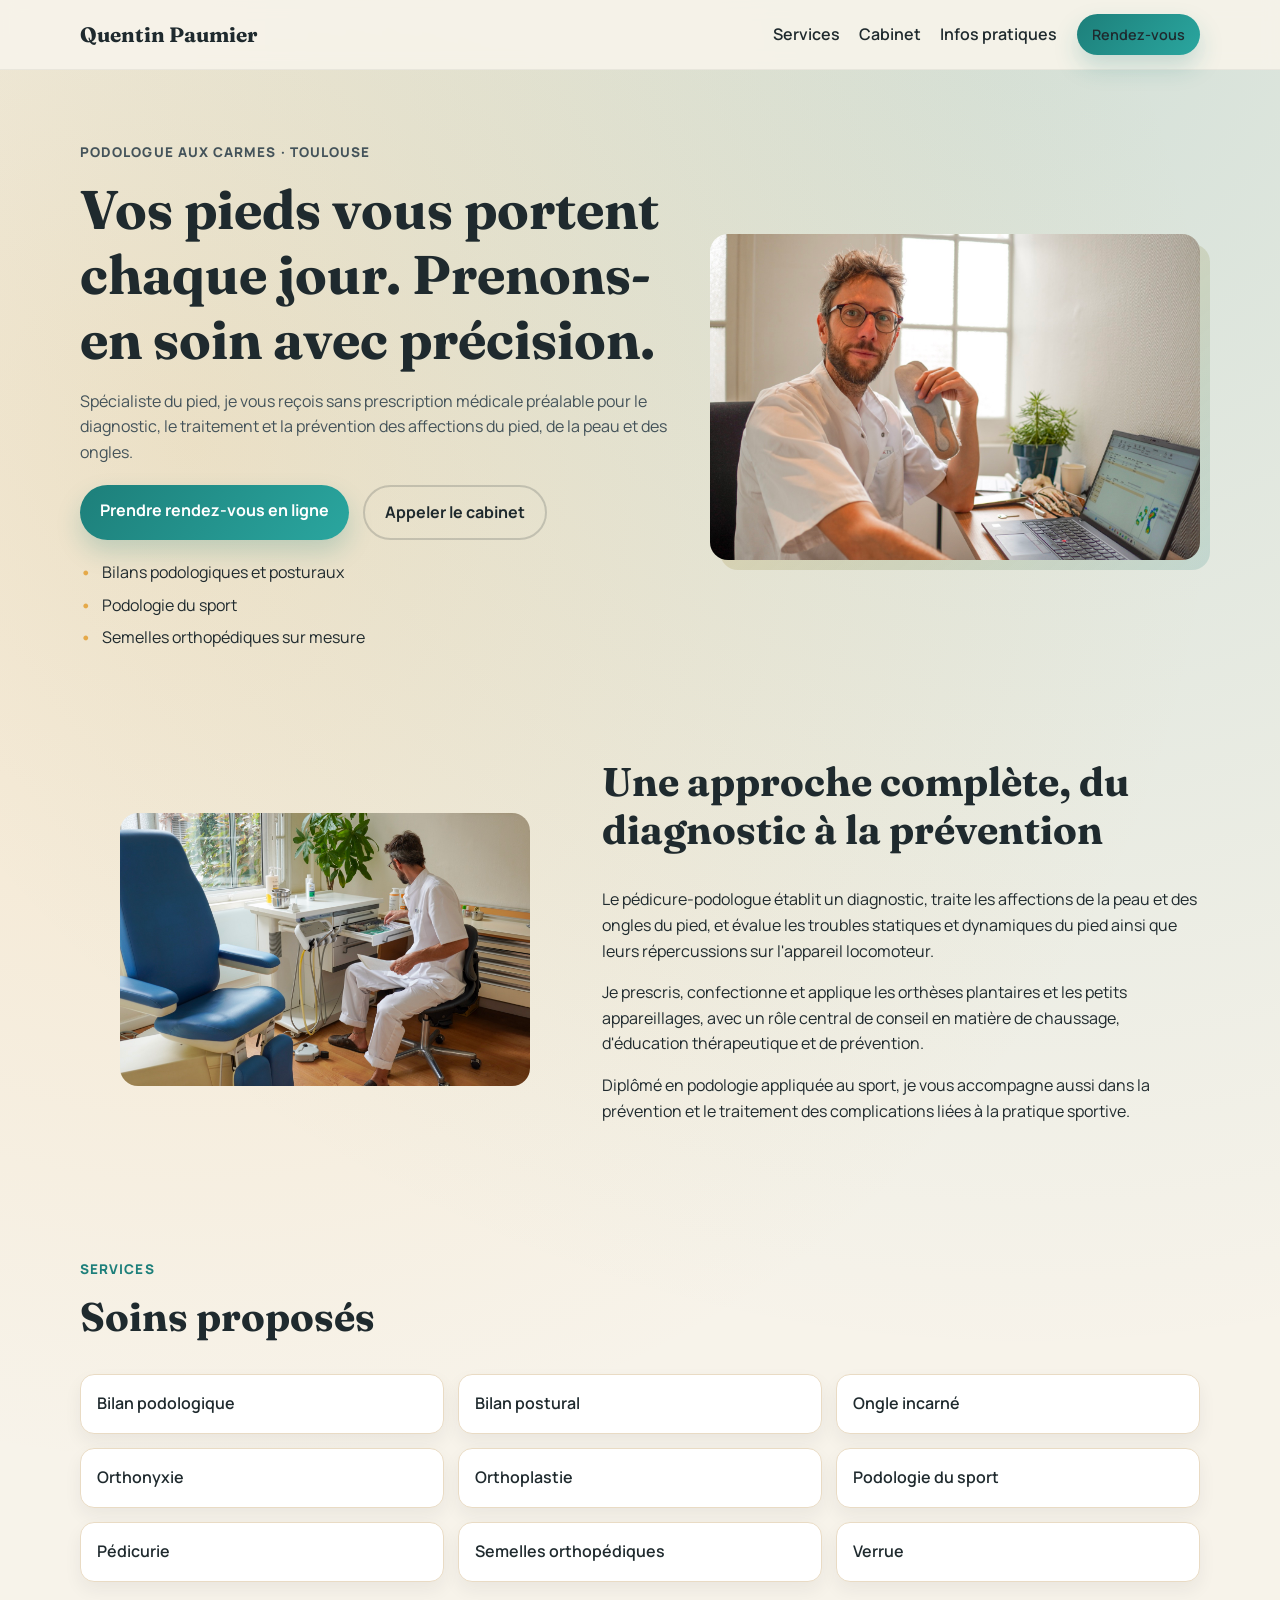
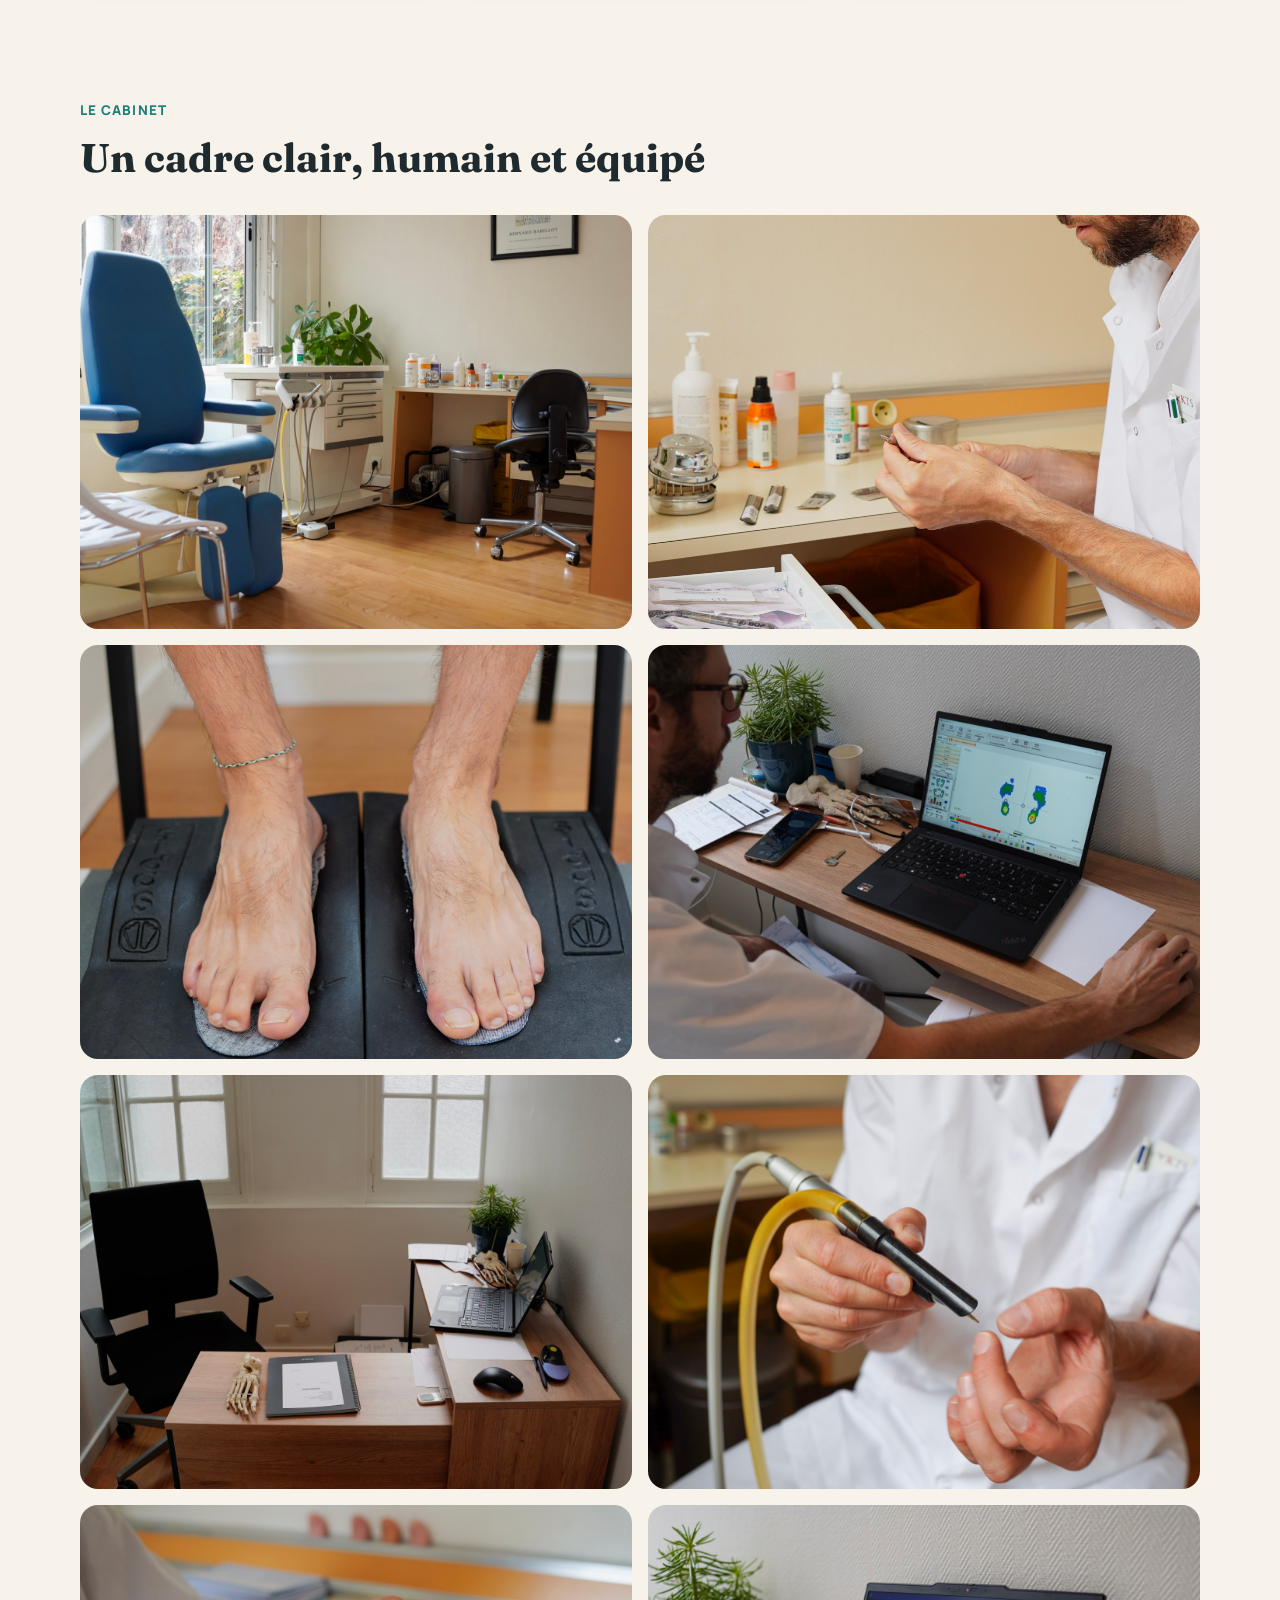
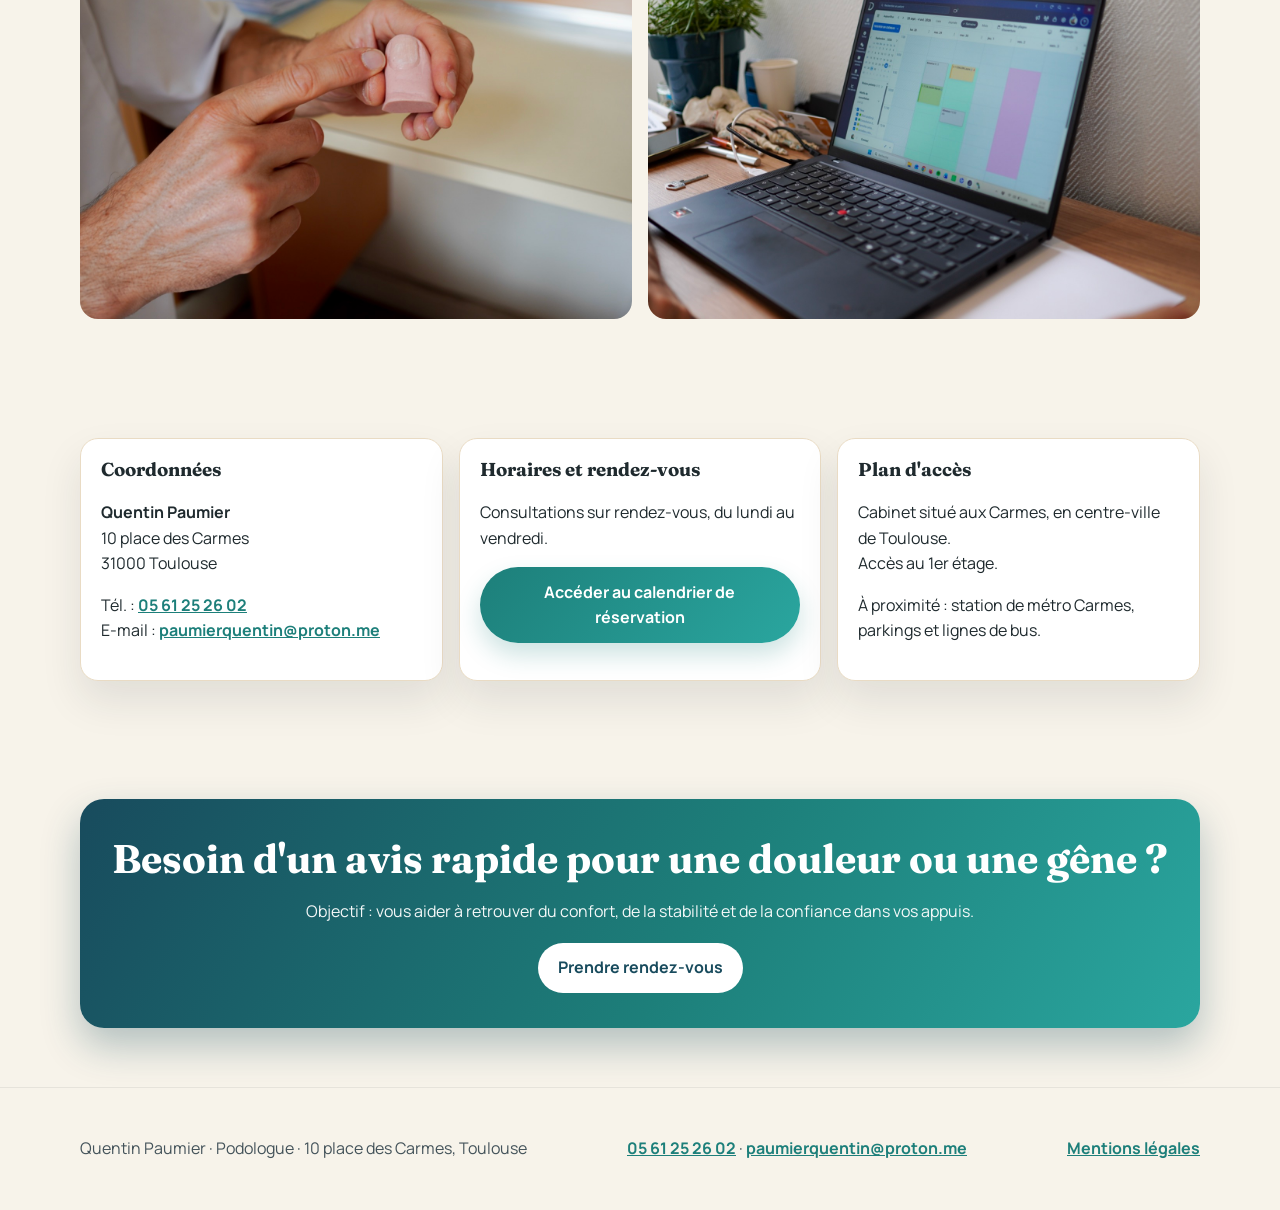
<file: index.html>
<!DOCTYPE html>
<html lang="fr">
<head>
  <meta charset="UTF-8" />
  <meta name="viewport" content="width=device-width, initial-scale=1.0" />
  <meta name="description" content="Cabinet de podologie de Quentin Paumier aux Carmes, Toulouse. Bilan podologique, pédicurie, semelles orthopédiques, podologie du sport." />
  <meta name="keywords" content="podologue Toulouse Carmes, pédicure podologue, semelles orthopédiques, bilan podologique" />
  <title>Quentin Paumier | Podologue aux Carmes, Toulouse</title>
  <link rel="preconnect" href="https://fonts.googleapis.com" />
  <link rel="preconnect" href="https://fonts.gstatic.com" crossorigin />
  <link href="https://fonts.googleapis.com/css2?family=Fraunces:opsz,wght@9..144,500;9..144,700&family=Manrope:wght@400;500;700;800&display=swap" rel="stylesheet" />
  <link rel="stylesheet" href="styles.css" />
</head>
<body>
  <header class="site-header">
    <div class="container nav-wrap">
      <a class="brand" href="#top">Quentin Paumier</a>
      <nav class="nav-links" aria-label="Navigation principale">
        <a href="#services">Services</a>
        <a href="#cabinet">Cabinet</a>
        <a href="#infos">Infos pratiques</a>
        <a class="btn btn-small" href="https://www.doctolib.fr/pedicure-podologue/toulouse/quentin-paumier" target="_blank" rel="noopener noreferrer">Rendez-vous</a>
      </nav>
    </div>
  </header>

  <main id="top">
    <section class="hero">
      <div class="container hero-grid">
        <div class="hero-copy">
          <p class="kicker">Podologue aux Carmes · Toulouse</p>
          <h1>Vos pieds vous portent chaque jour. Prenons-en soin avec précision.</h1>
          <p>
            Spécialiste du pied, je vous reçois sans prescription médicale préalable pour le diagnostic,
            le traitement et la prévention des affections du pied, de la peau et des ongles.
          </p>
          <div class="hero-cta">
            <a class="btn" href="https://www.doctolib.fr/pedicure-podologue/toulouse/quentin-paumier" target="_blank" rel="noopener noreferrer">Prendre rendez-vous en ligne</a>
            <a class="btn btn-ghost" href="tel:+33561252602">Appeler le cabinet</a>
          </div>
          <ul class="hero-points">
            <li>Bilans podologiques et posturaux</li>
            <li>Podologie du sport</li>
            <li>Semelles orthopédiques sur mesure</li>
          </ul>
        </div>
        <figure class="hero-figure">
          <img src="images/optimized/DSC06779 Photo de profil sympathique avec des semelles en mains.jpg" alt="Quentin Paumier, podologue aux Carmes à Toulouse" />
        </figure>
      </div>
    </section>

    <section class="about">
      <div class="container about-grid">
        <figure>
          <img src="images/optimized/DSC06787 Le podologue au travail dans sa salle principale.jpg" alt="Le podologue au travail dans la salle de soins" />
        </figure>
        <div>
          <h2>Une approche complète, du diagnostic à la prévention</h2>
          <p>
            Le pédicure-podologue établit un diagnostic, traite les affections de la peau et des ongles du pied,
            et évalue les troubles statiques et dynamiques du pied ainsi que leurs répercussions sur l'appareil locomoteur.
          </p>
          <p>
            Je prescris, confectionne et applique les orthèses plantaires et les petits appareillages,
            avec un rôle central de conseil en matière de chaussage, d'éducation thérapeutique et de prévention.
          </p>
          <p>
            Diplômé en podologie appliquée au sport, je vous accompagne aussi dans la prévention et le traitement
            des complications liées à la pratique sportive.
          </p>
        </div>
      </div>
    </section>

    <section id="services" class="services">
      <div class="container">
        <p class="kicker">Services</p>
        <h2>Soins proposés</h2>
        <div class="service-grid">
          <article>Bilan podologique</article>
          <article>Bilan postural</article>
          <article>Ongle incarné</article>
          <article>Orthonyxie</article>
          <article>Orthoplastie</article>
          <article>Podologie du sport</article>
          <article>Pédicurie</article>
          <article>Semelles orthopédiques</article>
          <article>Verrue</article>
        </div>
      </div>
    </section>

    <section id="cabinet" class="gallery">
      <div class="container">
        <p class="kicker">Le cabinet</p>
        <h2>Un cadre clair, humain et équipé</h2>
        <div class="gallery-grid">
          <img src="images/optimized/DSC06690 Vue d'ensemble de la salle de travail.jpg" alt="Vue d'ensemble de la salle de travail" />
          <img src="images/optimized/DSC06697 Le podologue en tenue préparant ses outils.jpg" alt="Préparation des outils du podologue" />
          <img src="images/optimized/DSC06733 Sur une machine pour faire et contrôler des semelles.jpg" alt="Bilan sur machine pour contrôler les appuis" />
          <img src="images/optimized/DSC06767 Outils numériques pour dimensionner et suivre les pathologies.jpg" alt="Outils numériques de suivi" />
          <img src="images/optimized/DSC06724 Salle d'échanges d'information confidentielles données patient.jpg" alt="Salle de consultation pour des échanges confidentiels avec les patients" />
          <img src="images/optimized/DSC06710 Avec la blouse, montre comment fonctionne sa fraise.jpg" alt="Démonstration d'un outil de soin en consultation" />
          <img src="images/optimized/DSC06712 En blouse, montre un problème sur un ongle de démonstration.jpg" alt="Explication d'un problème d'ongle lors d'une consultation" />
          <img src="images/optimized/DSC06782 Prendre rendez-vous sur Doctolib.jpg" alt="Prise de rendez-vous en ligne sur ordinateur" />
        </div>
      </div>
    </section>

    <section id="infos" class="infos">
      <div class="container info-grid">
        <article class="card">
          <h3>Coordonnées</h3>
          <p>
            <strong>Quentin Paumier</strong><br />
            10 place des Carmes<br />
            31000 Toulouse
          </p>
          <p>
            Tél. : <a href="tel:+33561252602">05 61 25 26 02</a><br />
            E-mail : <a href="mailto:paumierquentin@proton.me">paumierquentin@proton.me</a>
          </p>
        </article>

        <article class="card">
          <h3>Horaires et rendez-vous</h3>
          <p>Consultations sur rendez-vous, du lundi au vendredi.</p>
          <a class="btn" href="https://www.doctolib.fr/pedicure-podologue/toulouse/quentin-paumier" target="_blank" rel="noopener noreferrer">Accéder au calendrier de réservation</a>
        </article>

        <article class="card">
          <h3>Plan d'accès</h3>
          <p>
            Cabinet situé aux Carmes, en centre-ville de Toulouse.<br />
            Accès au 1er étage.
          </p>
          <p>
            À proximité : station de métro Carmes, parkings et lignes de bus.
          </p>
        </article>
      </div>
    </section>

    <section class="local-cta">
      <div class="container local-cta-wrap">
        <h2>Besoin d'un avis rapide pour une douleur ou une gêne ?</h2>
        <p>
          Objectif : vous aider à retrouver du confort, de la stabilité et de la confiance dans vos appuis.
        </p>
        <a class="btn" href="https://www.doctolib.fr/pedicure-podologue/toulouse/quentin-paumier" target="_blank" rel="noopener noreferrer">Prendre rendez-vous</a>
      </div>
    </section>
  </main>

  <footer class="site-footer">
    <div class="container footer-wrap">
      <p>Quentin Paumier · Podologue · 10 place des Carmes, Toulouse</p>
      <p><a href="tel:+33676231793">05 61 25 26 02</a> · <a href="mailto:contact@quentinpaumier.fr">paumierquentin@proton.me</a></p>
      <p><a href="mentions-legales.html">Mentions légales</a></p>
    </div>
  </footer>
</body>
</html>
</file>
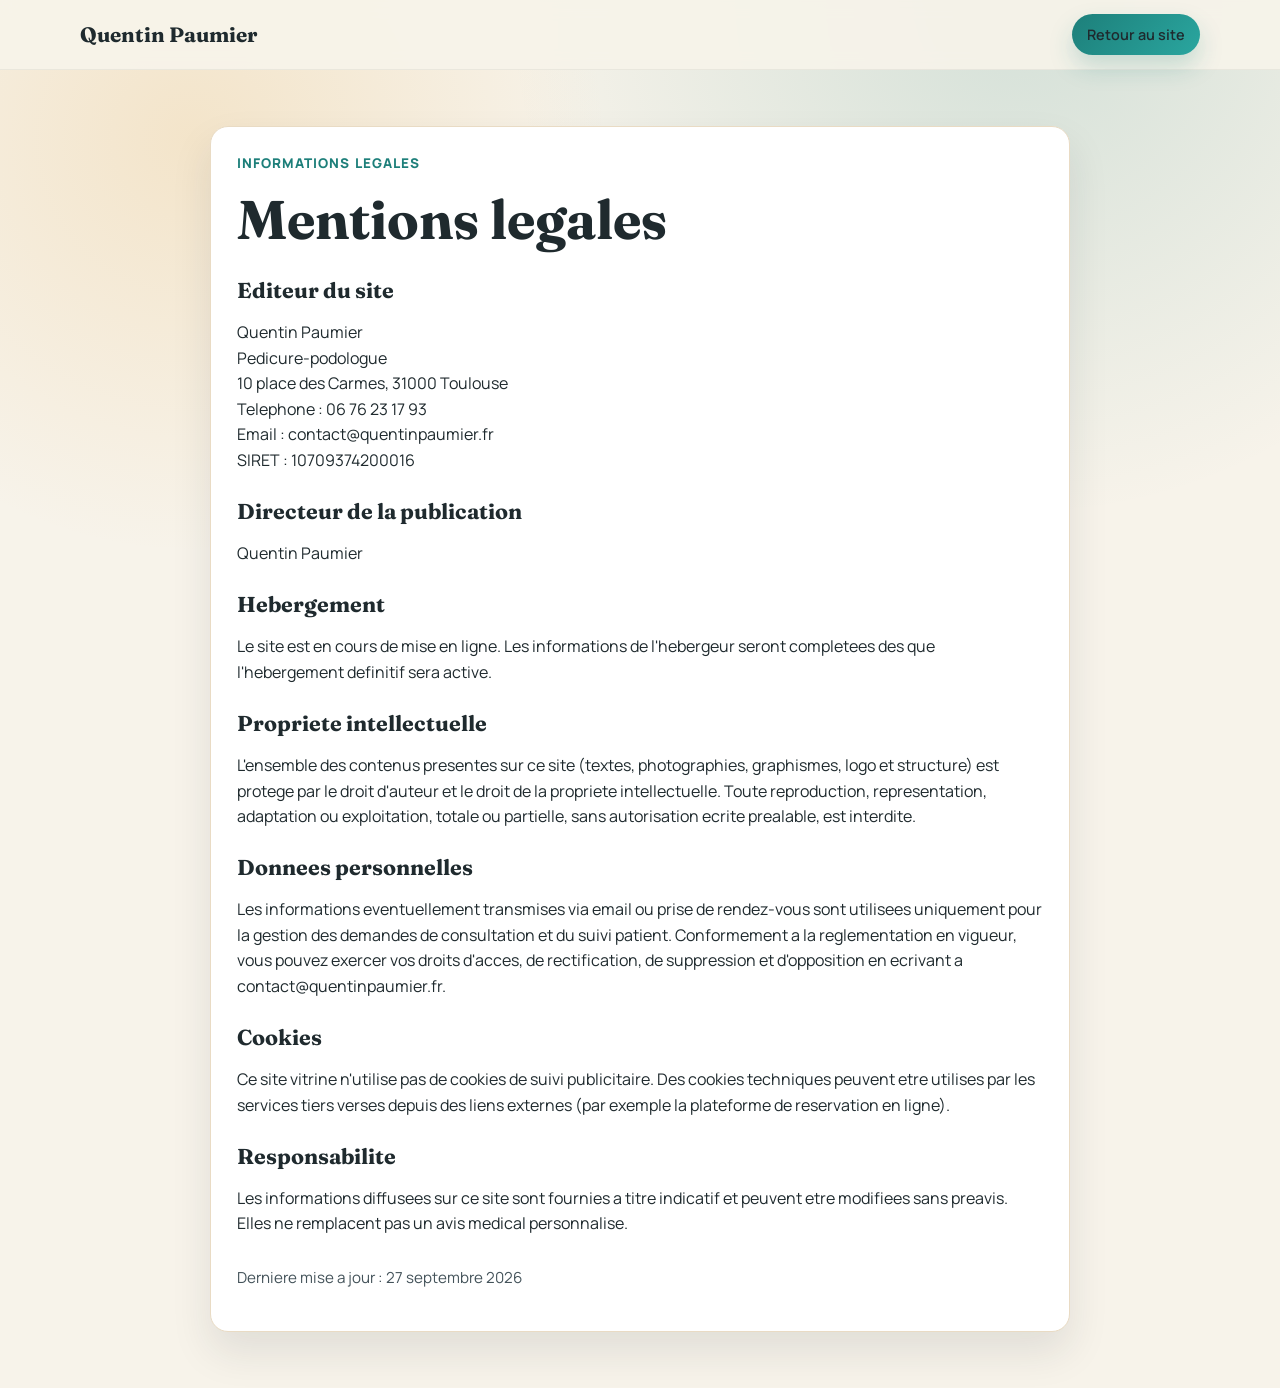
<file: mentions-legales.html>
<!DOCTYPE html>
<html lang="fr">
<head>
  <meta charset="UTF-8" />
  <meta name="viewport" content="width=device-width, initial-scale=1.0" />
  <meta name="robots" content="noindex,follow" />
  <title>Mentions legales | Quentin Paumier</title>
  <link rel="preconnect" href="https://fonts.googleapis.com" />
  <link rel="preconnect" href="https://fonts.gstatic.com" crossorigin />
  <link href="https://fonts.googleapis.com/css2?family=Fraunces:opsz,wght@9..144,500;9..144,700&family=Manrope:wght@400;500;700;800&display=swap" rel="stylesheet" />
  <link rel="stylesheet" href="styles.css" />
</head>
<body>
  <header class="site-header">
    <div class="container nav-wrap">
      <a class="brand" href="index.html">Quentin Paumier</a>
      <nav class="nav-links" aria-label="Navigation secondaire">
        <a class="btn btn-small" href="index.html">Retour au site</a>
      </nav>
    </div>
  </header>

  <main class="legal-page">
    <section class="legal-section">
      <div class="container legal-container">
        <p class="kicker">Informations legales</p>
        <h1>Mentions legales</h1>

        <h2>Editeur du site</h2>
        <p>
          Quentin Paumier<br />
          Pedicure-podologue<br />
          10 place des Carmes, 31000 Toulouse<br />
          Telephone : 06 76 23 17 93<br />
          Email : contact@quentinpaumier.fr<br />
          SIRET : 10709374200016
        </p>

        <h2>Directeur de la publication</h2>
        <p>Quentin Paumier</p>

        <h2>Hebergement</h2>
        <p>
          Le site est en cours de mise en ligne. Les informations de l'hebergeur
          seront completees des que l'hebergement definitif sera active.
        </p>

        <h2>Propriete intellectuelle</h2>
        <p>
          L'ensemble des contenus presentes sur ce site (textes, photographies, graphismes,
          logo et structure) est protege par le droit d'auteur et le droit de la propriete intellectuelle.
          Toute reproduction, representation, adaptation ou exploitation, totale ou partielle,
          sans autorisation ecrite prealable, est interdite.
        </p>

        <h2>Donnees personnelles</h2>
        <p>
          Les informations eventuellement transmises via email ou prise de rendez-vous
          sont utilisees uniquement pour la gestion des demandes de consultation et du suivi patient.
          Conformement a la reglementation en vigueur, vous pouvez exercer vos droits d'acces,
          de rectification, de suppression et d'opposition en ecrivant a contact@quentinpaumier.fr.
        </p>

        <h2>Cookies</h2>
        <p>
          Ce site vitrine n'utilise pas de cookies de suivi publicitaire. Des cookies techniques
          peuvent etre utilises par les services tiers verses depuis des liens externes
          (par exemple la plateforme de reservation en ligne).
        </p>

        <h2>Responsabilite</h2>
        <p>
          Les informations diffusees sur ce site sont fournies a titre indicatif et peuvent etre
          modifiees sans preavis. Elles ne remplacent pas un avis medical personnalise.
        </p>

        <p class="legal-date">Derniere mise a jour : 27 septembre 2026</p>
      </div>
    </section>
  </main>
</body>
</html>
</file>
<file: styles.css>
:root {
  --bg: #f7f3ea;
  --bg-soft: #fffdf8;
  --ink: #1f2a2e;
  --ink-soft: #44535a;
  --brand: #1d7f7a;
  --brand-2: #e5a949;
  --line: #e9dbc4;
  --card: #ffffff;
  --shadow: 0 20px 40px rgba(31, 42, 46, 0.1);
  --radius: 18px;
}

* {
  box-sizing: border-box;
}

html {
  scroll-behavior: smooth;
}

body {
  margin: 0;
  font-family: "Manrope", "Segoe UI", sans-serif;
  color: var(--ink);
  background:
    radial-gradient(circle at 15% 10%, rgba(229, 169, 73, 0.2), transparent 25%),
    radial-gradient(circle at 80% 0%, rgba(29, 127, 122, 0.16), transparent 30%),
    var(--bg);
  line-height: 1.6;
}

img {
  max-width: 100%;
  display: block;
  border-radius: var(--radius);
}

.container {
  width: min(1120px, calc(100% - 2.5rem));
  margin: 0 auto;
}

.site-header {
  position: sticky;
  top: 0;
  z-index: 10;
  background: rgba(247, 243, 234, 0.92);
  backdrop-filter: blur(8px);
  border-bottom: 1px solid rgba(31, 42, 46, 0.06);
}

.nav-wrap {
  display: flex;
  justify-content: space-between;
  align-items: center;
  padding: 0.9rem 0;
}

.brand {
  font-family: "Fraunces", Georgia, serif;
  font-size: 1.3rem;
  font-weight: 700;
  text-decoration: none;
  color: var(--ink);
}

.nav-links {
  display: flex;
  align-items: center;
  gap: 1.2rem;
}

.nav-links a {
  text-decoration: none;
  color: var(--ink);
  font-weight: 600;
}

.hero {
  padding: 4.5rem 0 3rem;
}

.hero-grid {
  display: grid;
  grid-template-columns: 1.1fr 0.9fr;
  gap: 2rem;
  align-items: center;
}

.kicker {
  text-transform: uppercase;
  letter-spacing: 0.08em;
  font-weight: 800;
  color: var(--brand);
  margin: 0 0 0.8rem;
  font-size: 0.84rem;
}

h1,
h2,
h3 {
  font-family: "Fraunces", Georgia, serif;
  line-height: 1.2;
  margin-top: 0;
}

h1 {
  font-size: clamp(2rem, 4.5vw, 3.4rem);
  margin-bottom: 1rem;
}

h2 {
  font-size: clamp(1.65rem, 3.2vw, 2.5rem);
}

.hero-copy p {
  color: var(--ink-soft);
}

.hero-cta {
  display: flex;
  gap: 0.9rem;
  flex-wrap: wrap;
  margin: 1.25rem 0;
}

.btn {
  display: inline-block;
  text-decoration: none;
  font-weight: 700;
  background: linear-gradient(130deg, var(--brand), #2aa69f);
  color: #fff;
  padding: 0.78rem 1.25rem;
  border-radius: 999px;
  box-shadow: 0 12px 24px rgba(29, 127, 122, 0.22);
  transition: transform 180ms ease, box-shadow 180ms ease;
}

.btn:hover {
  transform: translateY(-2px);
  box-shadow: 0 16px 26px rgba(29, 127, 122, 0.28);
}

.btn-ghost {
  background: transparent;
  border: 2px solid rgba(31, 42, 46, 0.18);
  color: var(--ink);
  box-shadow: none;
}

.btn-small {
  padding: 0.55rem 0.95rem;
  font-size: 0.9rem;
}

.hero-points {
  list-style: none;
  padding: 0;
  margin: 1rem 0 0;
  display: grid;
  gap: 0.45rem;
}

.hero-points li::before {
  content: "\2022";
  color: var(--brand-2);
  margin-right: 0.6rem;
  font-weight: 800;
}

.hero-figure {
  margin: 0;
  position: relative;
}

.hero-figure::after {
  content: "";
  position: absolute;
  inset: 10px -10px -10px 10px;
  background: linear-gradient(140deg, rgba(229, 169, 73, 0.32), rgba(29, 127, 122, 0.16));
  border-radius: var(--radius);
  z-index: -1;
}

.about,
.services,
.gallery,
.infos,
.local-cta {
  padding: 3.7rem 0;
}

.about-grid {
  display: grid;
  grid-template-columns: 0.9fr 1.1fr;
  gap: 2rem;
  align-items: center;
}

.service-grid {
  margin-top: 1.4rem;
  display: grid;
  grid-template-columns: repeat(3, minmax(0, 1fr));
  gap: 0.9rem;
}

.service-grid article {
  background: var(--card);
  padding: 1rem;
  border-radius: 14px;
  border: 1px solid var(--line);
  font-weight: 600;
  box-shadow: 0 8px 18px rgba(31, 42, 46, 0.06);
}

.gallery-grid {
  display: grid;
  margin-top: 1.4rem;
  grid-template-columns: repeat(2, minmax(0, 1fr));
  gap: 1rem;
}

.gallery-grid img {
  aspect-ratio: 4 / 3;
  object-fit: cover;
}

.info-grid {
  display: grid;
  grid-template-columns: repeat(3, minmax(0, 1fr));
  gap: 1rem;
}

.card {
  background: var(--card);
  border: 1px solid var(--line);
  border-radius: var(--radius);
  padding: 1.25rem;
  box-shadow: var(--shadow);
}

.card a {
  color: var(--brand);
  font-weight: 700;
}

.card a.btn {
  display: block;
  width: fit-content;
  max-width: 100%;
  margin-inline: auto;
  color: #fff;
  text-align: center;
}

.local-cta-wrap {
  background: linear-gradient(120deg, #184b5d, #1d7f7a 55%, #2aa69f);
  color: #fff;
  border-radius: 24px;
  text-align: center;
  padding: 2.2rem 1.2rem;
  box-shadow: 0 18px 38px rgba(24, 75, 93, 0.3);
}

.local-cta-wrap h2 {
  margin-bottom: 0.4rem;
}

.local-cta-wrap p {
  margin-bottom: 1.15rem;
  opacity: 0.95;
}

.local-cta-wrap .btn {
  background: #fff;
  color: #184b5d;
  box-shadow: none;
}

.site-footer {
  padding: 2rem 0;
  border-top: 1px solid rgba(31, 42, 46, 0.08);
  color: var(--ink-soft);
}

.legal-page {
  padding: 3.5rem 0;
}

.legal-container {
  max-width: 860px;
  background: var(--card);
  border: 1px solid var(--line);
  border-radius: var(--radius);
  padding: 1.6rem;
  box-shadow: var(--shadow);
}

.legal-container h1 {
  margin-bottom: 1.4rem;
}

.legal-container h2 {
  font-size: 1.35rem;
  margin-top: 1.6rem;
  margin-bottom: 0.5rem;
}

.legal-date {
  margin-top: 1.8rem;
  color: var(--ink-soft);
  font-size: 0.95rem;
}

.footer-wrap {
  display: flex;
  justify-content: space-between;
  gap: 1rem;
  flex-wrap: wrap;
}

.footer-wrap a {
  color: var(--brand);
  font-weight: 700;
}

@keyframes revealUp {
  from {
    opacity: 0;
    transform: translateY(18px);
  }

  to {
    opacity: 1;
    transform: translateY(0);
  }
}

.hero-copy,
.hero-figure,
.about-grid,
.service-grid article,
.gallery-grid img,
.card,
.local-cta-wrap {
  animation: revealUp 0.7s ease both;
}

.service-grid article:nth-child(2),
.gallery-grid img:nth-child(2),
.card:nth-child(2) {
  animation-delay: 80ms;
}

.service-grid article:nth-child(3),
.gallery-grid img:nth-child(3),
.card:nth-child(3) {
  animation-delay: 140ms;
}

@media (max-width: 980px) {
  .hero-grid,
  .about-grid {
    grid-template-columns: 1fr;
  }

  .service-grid,
  .info-grid {
    grid-template-columns: repeat(2, minmax(0, 1fr));
  }
}

@media (max-width: 680px) {
  .nav-links a:not(.btn) {
    display: none;
  }

  .hero {
    padding-top: 3.2rem;
  }

  .service-grid,
  .gallery-grid,
  .info-grid {
    grid-template-columns: 1fr;
  }

  .container {
    width: min(1120px, calc(100% - 1.35rem));
  }
}
</file>
